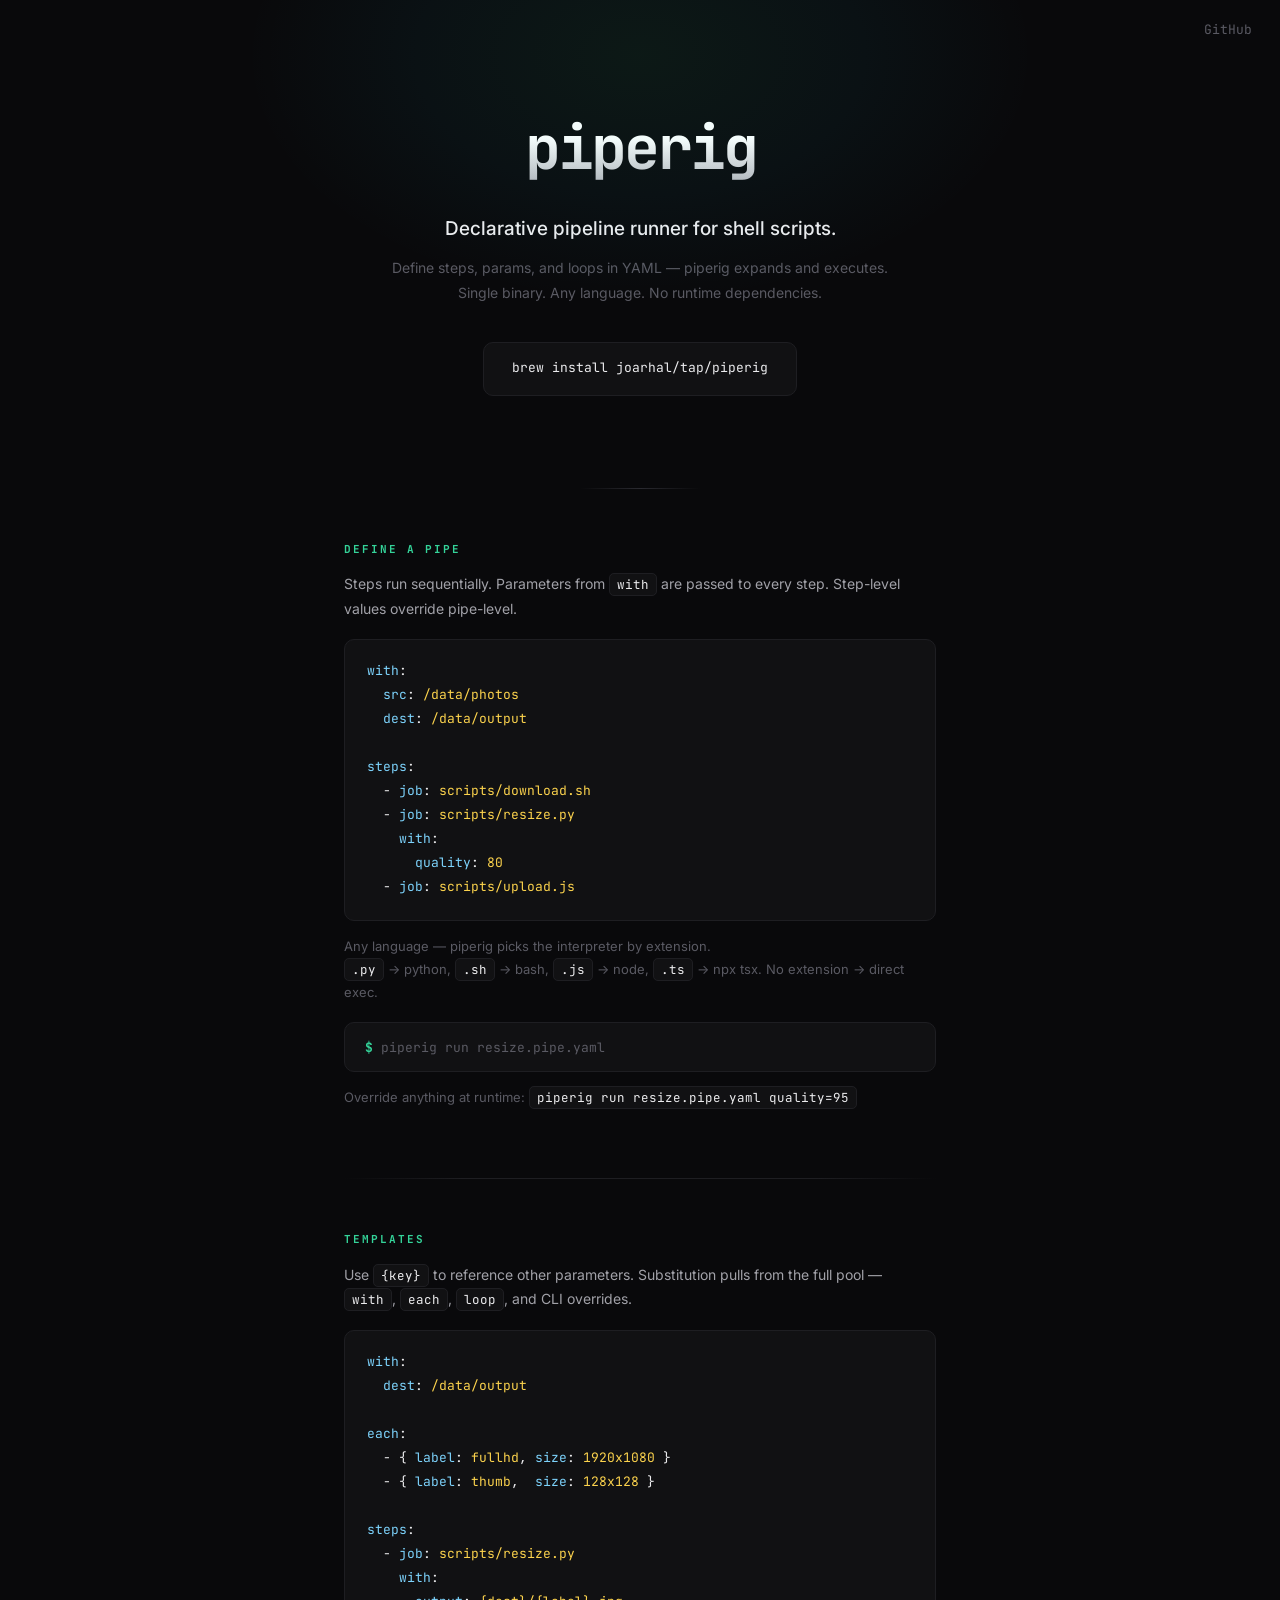
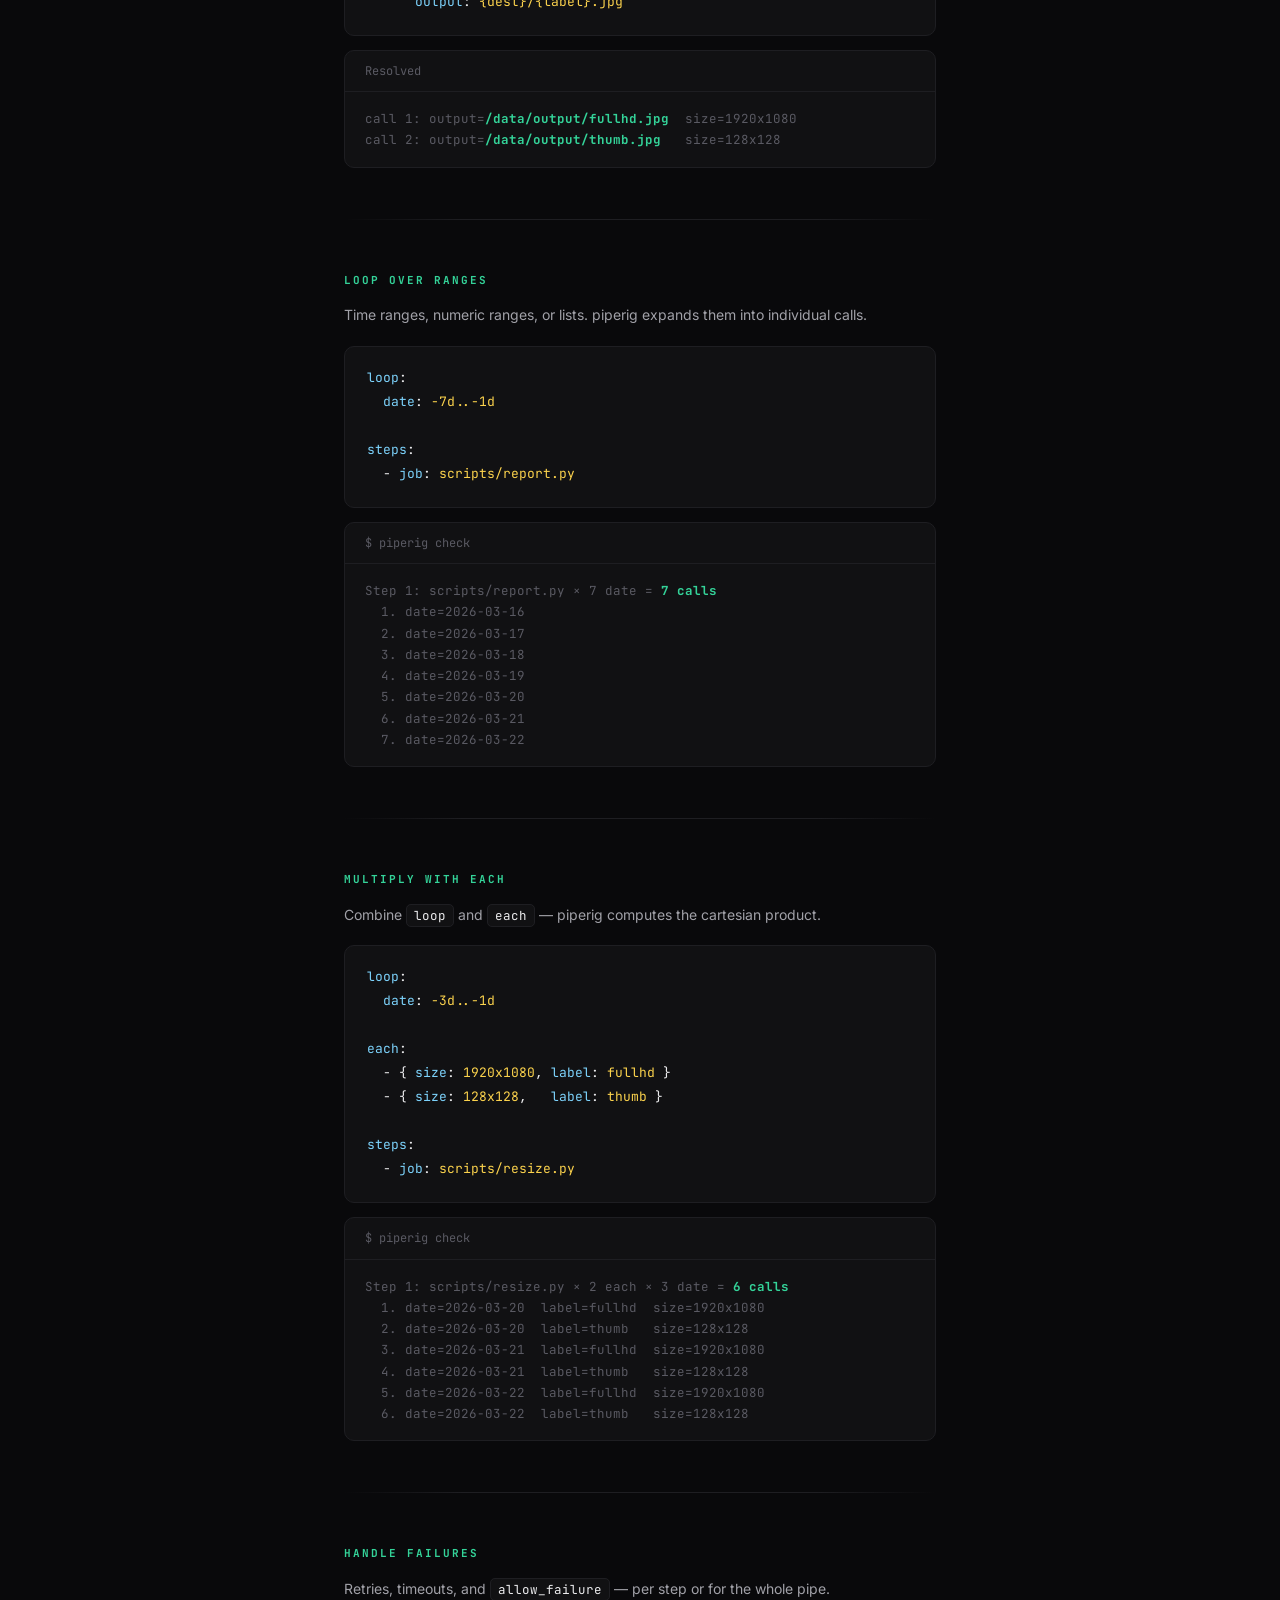
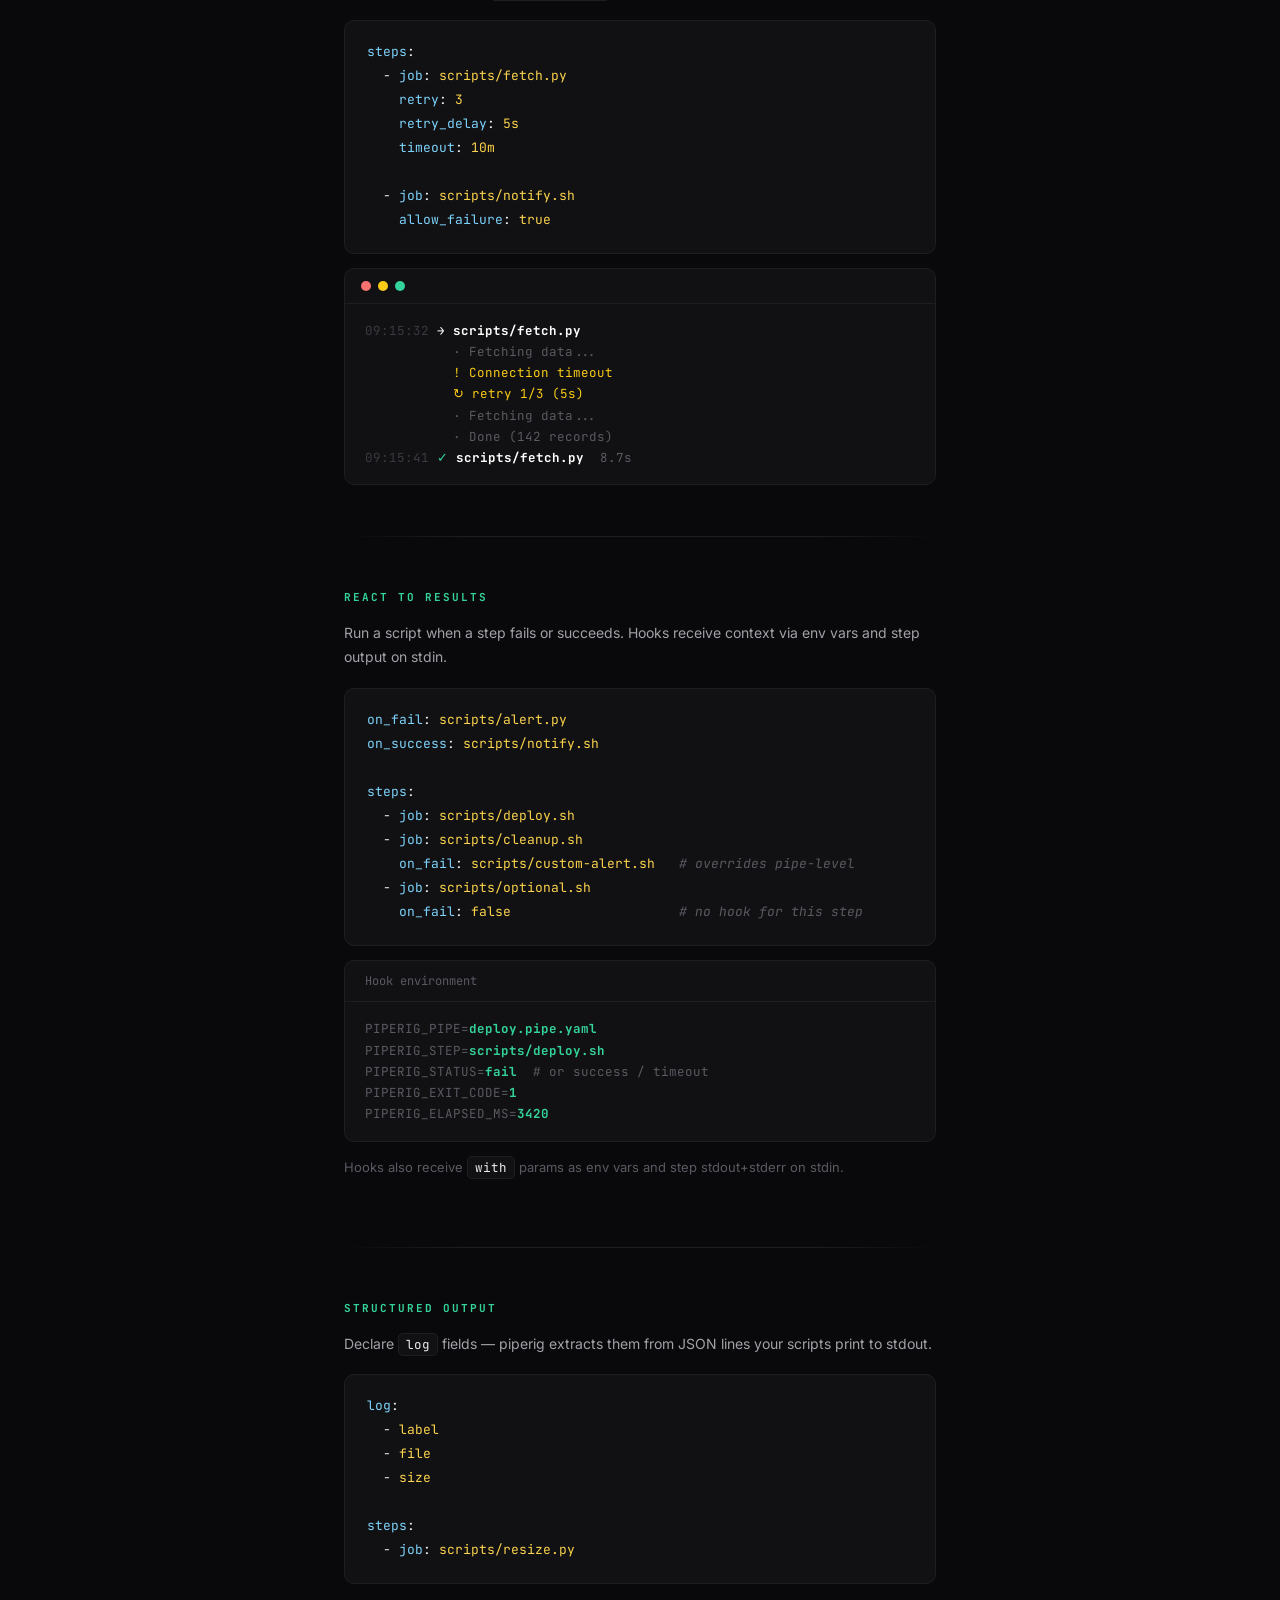
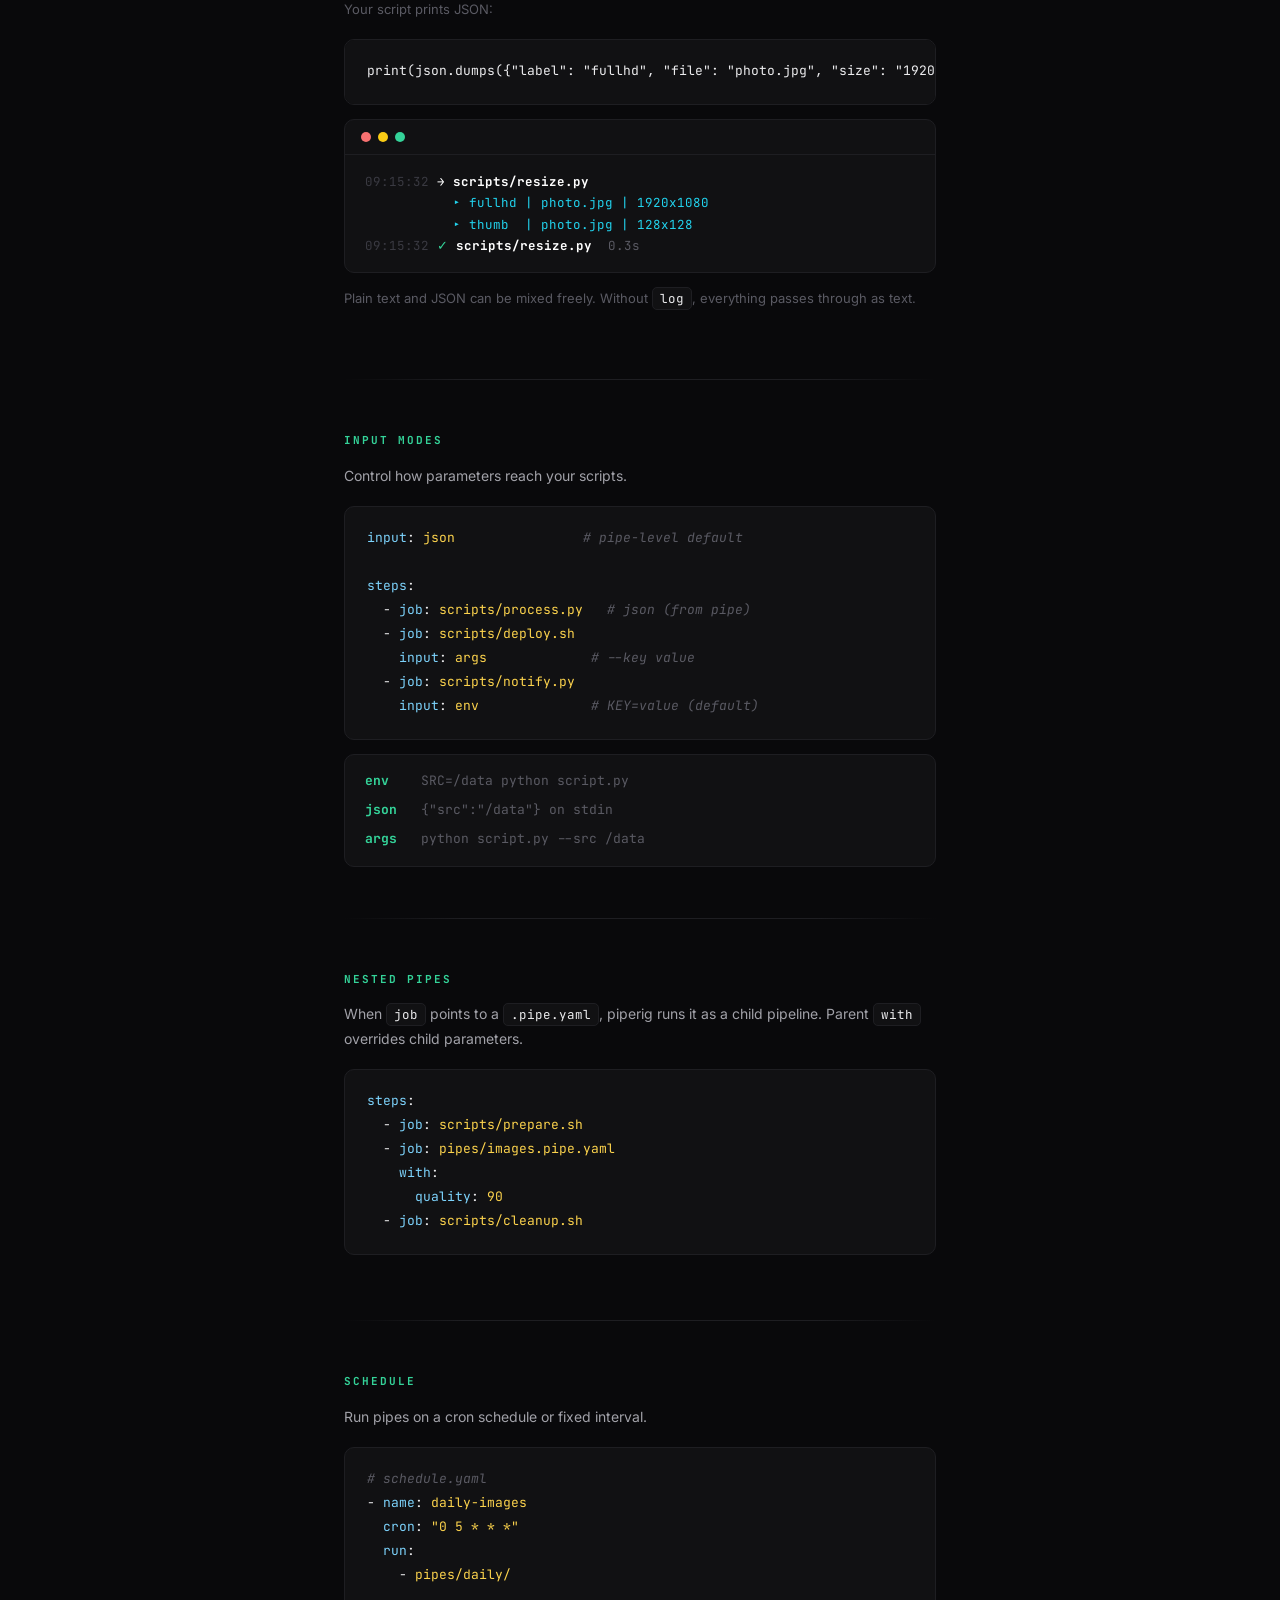
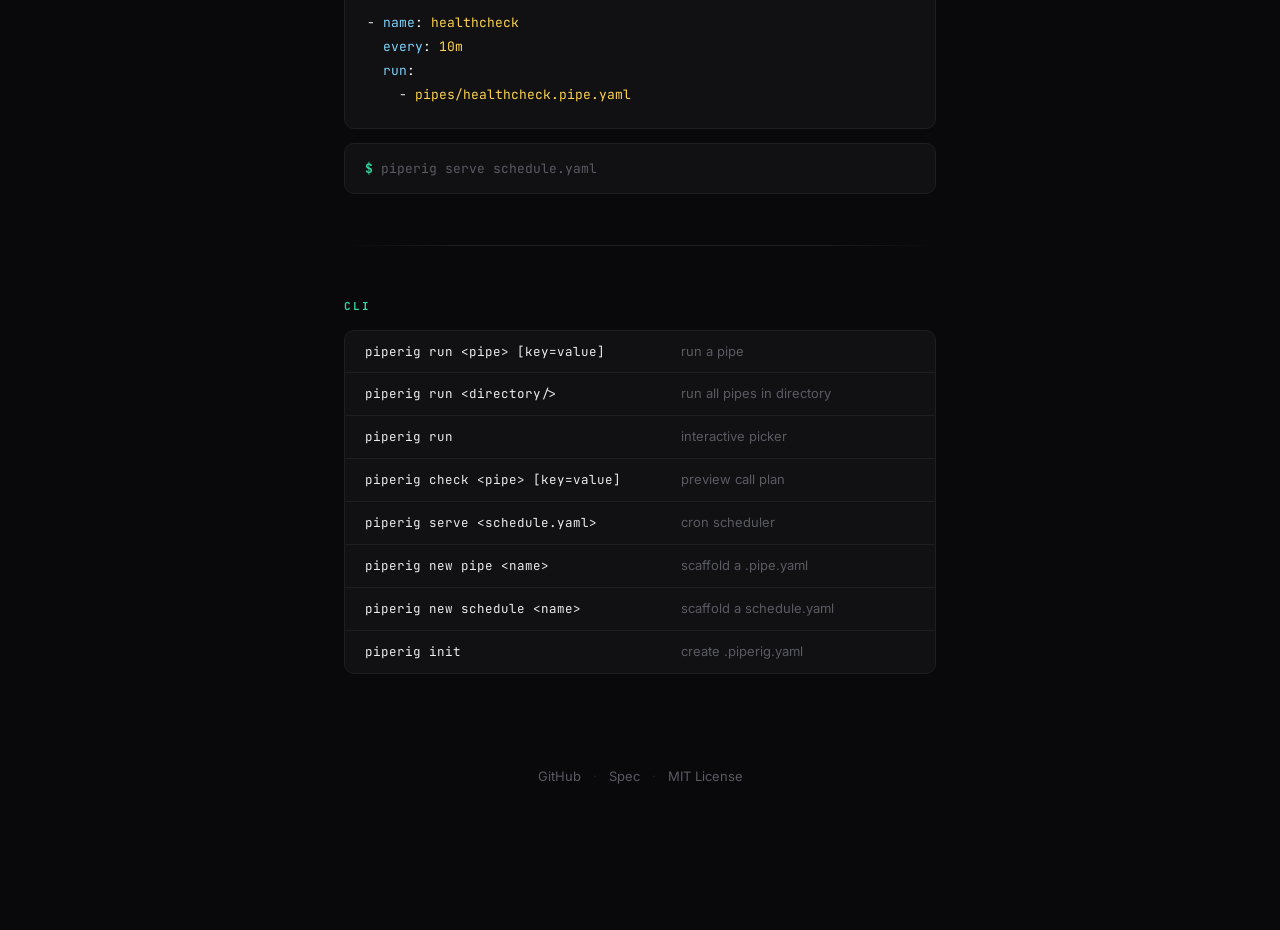
<file: index.html>
<!DOCTYPE html>
<html lang="en">
<head>
<meta charset="utf-8">
<meta name="viewport" content="width=device-width, initial-scale=1">
<title>piperig — declarative pipeline runner</title>
<link rel="stylesheet" href="style.css">
</head>
<body>

<header>
  <a href="https://github.com/joarhal/piperig" class="nav-link">GitHub</a>
  <h1>piperig</h1>
  <p class="subtitle">Declarative pipeline runner for shell scripts.</p>
  <p class="desc">Define steps, params, and loops in YAML — piperig expands and executes.<br>Single binary. Any language. No runtime dependencies.</p>
  <div class="install">
    <pre><code>brew install joarhal/tap/piperig</code></pre>
  </div>
</header>

<main>

<!-- 1: Define a pipe with parameters -->
<section>
  <div class="example-label">Define a pipe</div>
  <p>Steps run sequentially. Parameters from <code>with</code> are passed to every step. Step-level values override pipe-level.</p>
  <pre><code><span class="y-key">with</span>:
  <span class="y-key">src</span>: <span class="y-val">/data/photos</span>
  <span class="y-key">dest</span>: <span class="y-val">/data/output</span>

<span class="y-key">steps</span>:
  - <span class="y-key">job</span>: <span class="y-val">scripts/download.sh</span>
  - <span class="y-key">job</span>: <span class="y-val">scripts/resize.py</span>
    <span class="y-key">with</span>:
      <span class="y-key">quality</span>: <span class="y-val">80</span>
  - <span class="y-key">job</span>: <span class="y-val">scripts/upload.js</span></code></pre>
  <p class="note">Any language — piperig picks the interpreter by extension.<br><code>.py</code> → python, <code>.sh</code> → bash, <code>.js</code> → node, <code>.ts</code> → npx tsx. No extension → direct exec.</p>
  <div class="run-line"><code>piperig run resize.pipe.yaml</code></div>
  <p class="note">Override anything at runtime: <code>piperig run resize.pipe.yaml quality=95</code></p>
</section>

<!-- 2: Templates -->
<section>
  <div class="example-label">Templates</div>
  <p>Use <code>{key}</code> to reference other parameters. Substitution pulls from the full pool — <code>with</code>, <code>each</code>, <code>loop</code>, and CLI overrides.</p>
  <pre><code><span class="y-key">with</span>:
  <span class="y-key">dest</span>: <span class="y-val">/data/output</span>

<span class="y-key">each</span>:
  - { <span class="y-key">label</span>: <span class="y-val">fullhd</span>, <span class="y-key">size</span>: <span class="y-val">1920x1080</span> }
  - { <span class="y-key">label</span>: <span class="y-val">thumb</span>,  <span class="y-key">size</span>: <span class="y-val">128x128</span> }

<span class="y-key">steps</span>:
  - <span class="y-key">job</span>: <span class="y-val">scripts/resize.py</span>
    <span class="y-key">with</span>:
      <span class="y-key">output</span>: <span class="y-val">{dest}/{label}.jpg</span></code></pre>
  <div class="result">
    <div class="result-header">Resolved</div>
    <div class="result-body">call 1: output=<span class="accent">/data/output/fullhd.jpg</span>  size=1920x1080
call 2: output=<span class="accent">/data/output/thumb.jpg</span>   size=128x128</div>
  </div>
</section>

<!-- 3: Loop -->
<section>
  <div class="example-label">Loop over ranges</div>
  <p>Time ranges, numeric ranges, or lists. piperig expands them into individual calls.</p>
  <pre><code><span class="y-key">loop</span>:
  <span class="y-key">date</span>: <span class="y-val">-7d..-1d</span>

<span class="y-key">steps</span>:
  - <span class="y-key">job</span>: <span class="y-val">scripts/report.py</span></code></pre>
  <div class="result">
    <div class="result-header">$ piperig check</div>
    <div class="result-body">Step 1: scripts/report.py × 7 date = <span class="accent">7 calls</span>
  1. date=2026-03-16
  2. date=2026-03-17
  3. date=2026-03-18
  4. date=2026-03-19
  5. date=2026-03-20
  6. date=2026-03-21
  7. date=2026-03-22</div>
  </div>
</section>

<!-- 4: Each + cartesian -->
<section>
  <div class="example-label">Multiply with each</div>
  <p>Combine <code>loop</code> and <code>each</code> — piperig computes the cartesian product.</p>
  <pre><code><span class="y-key">loop</span>:
  <span class="y-key">date</span>: <span class="y-val">-3d..-1d</span>

<span class="y-key">each</span>:
  - { <span class="y-key">size</span>: <span class="y-val">1920x1080</span>, <span class="y-key">label</span>: <span class="y-val">fullhd</span> }
  - { <span class="y-key">size</span>: <span class="y-val">128x128</span>,   <span class="y-key">label</span>: <span class="y-val">thumb</span> }

<span class="y-key">steps</span>:
  - <span class="y-key">job</span>: <span class="y-val">scripts/resize.py</span></code></pre>
  <div class="result">
    <div class="result-header">$ piperig check</div>
    <div class="result-body">Step 1: scripts/resize.py × 2 each × 3 date = <span class="accent">6 calls</span>
  1. date=2026-03-20  label=fullhd  size=1920x1080
  2. date=2026-03-20  label=thumb   size=128x128
  3. date=2026-03-21  label=fullhd  size=1920x1080
  4. date=2026-03-21  label=thumb   size=128x128
  5. date=2026-03-22  label=fullhd  size=1920x1080
  6. date=2026-03-22  label=thumb   size=128x128</div>
  </div>
</section>

<!-- 5: Retry -->
<section>
  <div class="example-label">Handle failures</div>
  <p>Retries, timeouts, and <code>allow_failure</code> — per step or for the whole pipe.</p>
  <pre><code><span class="y-key">steps</span>:
  - <span class="y-key">job</span>: <span class="y-val">scripts/fetch.py</span>
    <span class="y-key">retry</span>: <span class="y-val">3</span>
    <span class="y-key">retry_delay</span>: <span class="y-val">5s</span>
    <span class="y-key">timeout</span>: <span class="y-val">10m</span>

  - <span class="y-key">job</span>: <span class="y-val">scripts/notify.sh</span>
    <span class="y-key">allow_failure</span>: <span class="y-val">true</span></code></pre>
  <div class="terminal">
    <div class="titlebar"><span class="dot red"></span><span class="dot yellow"></span><span class="dot green"></span></div>
    <div class="term-content"><span class="t-ts">09:15:32</span> <span class="t-bold">→ scripts/fetch.py</span>
<span class="t-dim">           · Fetching data...</span>
<span class="t-warn">           ! Connection timeout</span>
<span class="t-warn">           ↻ retry 1/3 (5s)</span>
<span class="t-dim">           · Fetching data...</span>
<span class="t-dim">           · Done (142 records)</span>
<span class="t-ts">09:15:41</span> <span class="t-ok">✓</span> <span class="t-bold">scripts/fetch.py</span>  <span class="t-dim">8.7s</span></div>
  </div>
</section>

<!-- 6: Hooks -->
<section>
  <div class="example-label">React to results</div>
  <p>Run a script when a step fails or succeeds. Hooks receive context via env vars and step output on stdin.</p>
  <pre><code><span class="y-key">on_fail</span>: <span class="y-val">scripts/alert.py</span>
<span class="y-key">on_success</span>: <span class="y-val">scripts/notify.sh</span>

<span class="y-key">steps</span>:
  - <span class="y-key">job</span>: <span class="y-val">scripts/deploy.sh</span>
  - <span class="y-key">job</span>: <span class="y-val">scripts/cleanup.sh</span>
    <span class="y-key">on_fail</span>: <span class="y-val">scripts/custom-alert.sh</span>   <span class="y-comment"># overrides pipe-level</span>
  - <span class="y-key">job</span>: <span class="y-val">scripts/optional.sh</span>
    <span class="y-key">on_fail</span>: <span class="y-val">false</span>                     <span class="y-comment"># no hook for this step</span></code></pre>
  <div class="result">
    <div class="result-header">Hook environment</div>
    <div class="result-body">PIPERIG_PIPE=<span class="accent">deploy.pipe.yaml</span>
PIPERIG_STEP=<span class="accent">scripts/deploy.sh</span>
PIPERIG_STATUS=<span class="accent">fail</span>  <span class="t-dim"># or success / timeout</span>
PIPERIG_EXIT_CODE=<span class="accent">1</span>
PIPERIG_ELAPSED_MS=<span class="accent">3420</span></div>
  </div>
  <p class="note">Hooks also receive <code>with</code> params as env vars and step stdout+stderr on stdin.</p>
</section>

<!-- 7: Structured output -->
<section>
  <div class="example-label">Structured output</div>
  <p>Declare <code>log</code> fields — piperig extracts them from JSON lines your scripts print to stdout.</p>
  <pre><code><span class="y-key">log</span>:
  - <span class="y-val">label</span>
  - <span class="y-val">file</span>
  - <span class="y-val">size</span>

<span class="y-key">steps</span>:
  - <span class="y-key">job</span>: <span class="y-val">scripts/resize.py</span></code></pre>
  <p class="note">Your script prints JSON:</p>
  <pre><code>print(json.dumps({"label": "fullhd", "file": "photo.jpg", "size": "1920x1080"}))</code></pre>
  <div class="terminal">
    <div class="titlebar"><span class="dot red"></span><span class="dot yellow"></span><span class="dot green"></span></div>
    <div class="term-content"><span class="t-ts">09:15:32</span> <span class="t-bold">→ scripts/resize.py</span>
<span class="t-cyan">           ▸ fullhd | photo.jpg | 1920x1080</span>
<span class="t-cyan">           ▸ thumb  | photo.jpg | 128x128</span>
<span class="t-ts">09:15:32</span> <span class="t-ok">✓</span> <span class="t-bold">scripts/resize.py</span>  <span class="t-dim">0.3s</span></div>
  </div>
  <p class="note">Plain text and JSON can be mixed freely. Without <code>log</code>, everything passes through as text.</p>
</section>

<!-- 8: Input modes -->
<section>
  <div class="example-label">Input modes</div>
  <p>Control how parameters reach your scripts.</p>
  <pre><code><span class="y-key">input</span>: <span class="y-val">json</span>                <span class="y-comment"># pipe-level default</span>

<span class="y-key">steps</span>:
  - <span class="y-key">job</span>: <span class="y-val">scripts/process.py</span>   <span class="y-comment"># json (from pipe)</span>
  - <span class="y-key">job</span>: <span class="y-val">scripts/deploy.sh</span>
    <span class="y-key">input</span>: <span class="y-val">args</span>             <span class="y-comment"># --key value</span>
  - <span class="y-key">job</span>: <span class="y-val">scripts/notify.py</span>
    <span class="y-key">input</span>: <span class="y-val">env</span>              <span class="y-comment"># KEY=value (default)</span></code></pre>
  <div class="modes">
    <div class="mode"><span class="mode-name">env</span><span class="mode-desc">SRC=/data python script.py</span></div>
    <div class="mode"><span class="mode-name">json</span><span class="mode-desc">{"src":"/data"} on stdin</span></div>
    <div class="mode"><span class="mode-name">args</span><span class="mode-desc">python script.py --src /data</span></div>
  </div>
</section>

<!-- 9: Nested pipes -->
<section>
  <div class="example-label">Nested pipes</div>
  <p>When <code>job</code> points to a <code>.pipe.yaml</code>, piperig runs it as a child pipeline. Parent <code>with</code> overrides child parameters.</p>
  <pre><code><span class="y-key">steps</span>:
  - <span class="y-key">job</span>: <span class="y-val">scripts/prepare.sh</span>
  - <span class="y-key">job</span>: <span class="y-val">pipes/images.pipe.yaml</span>
    <span class="y-key">with</span>:
      <span class="y-key">quality</span>: <span class="y-val">90</span>
  - <span class="y-key">job</span>: <span class="y-val">scripts/cleanup.sh</span></code></pre>
</section>

<!-- 10: Scheduling -->
<section>
  <div class="example-label">Schedule</div>
  <p>Run pipes on a cron schedule or fixed interval.</p>
  <pre><code><span class="y-comment"># schedule.yaml</span>
- <span class="y-key">name</span>: <span class="y-val">daily-images</span>
  <span class="y-key">cron</span>: <span class="y-val">"0 5 * * *"</span>
  <span class="y-key">run</span>:
    - <span class="y-val">pipes/daily/</span>

- <span class="y-key">name</span>: <span class="y-val">healthcheck</span>
  <span class="y-key">every</span>: <span class="y-val">10m</span>
  <span class="y-key">run</span>:
    - <span class="y-val">pipes/healthcheck.pipe.yaml</span></code></pre>
  <div class="run-line"><code>piperig serve schedule.yaml</code></div>
</section>

<!-- 11: CLI -->
<section>
  <div class="example-label">CLI</div>
  <div class="cli-list">
    <div class="cli-row"><code>piperig run &lt;pipe&gt; [key=value]</code><span>run a pipe</span></div>
    <div class="cli-row"><code>piperig run &lt;directory/&gt;</code><span>run all pipes in directory</span></div>
    <div class="cli-row"><code>piperig run</code><span>interactive picker</span></div>
    <div class="cli-row"><code>piperig check &lt;pipe&gt; [key=value]</code><span>preview call plan</span></div>
    <div class="cli-row"><code>piperig serve &lt;schedule.yaml&gt;</code><span>cron scheduler</span></div>
    <div class="cli-row"><code>piperig new pipe &lt;name&gt;</code><span>scaffold a .pipe.yaml</span></div>
    <div class="cli-row"><code>piperig new schedule &lt;name&gt;</code><span>scaffold a schedule.yaml</span></div>
    <div class="cli-row"><code>piperig init</code><span>create .piperig.yaml</span></div>
  </div>
</section>

</main>

<footer>
  <a href="https://github.com/joarhal/piperig">GitHub</a>
  <span class="sep">·</span>
  <a href="https://github.com/joarhal/piperig/blob/main/docs/SPEC.md">Spec</a>
  <span class="sep">·</span>
  <span>MIT License</span>
</footer>

</body>
</html>
</file>
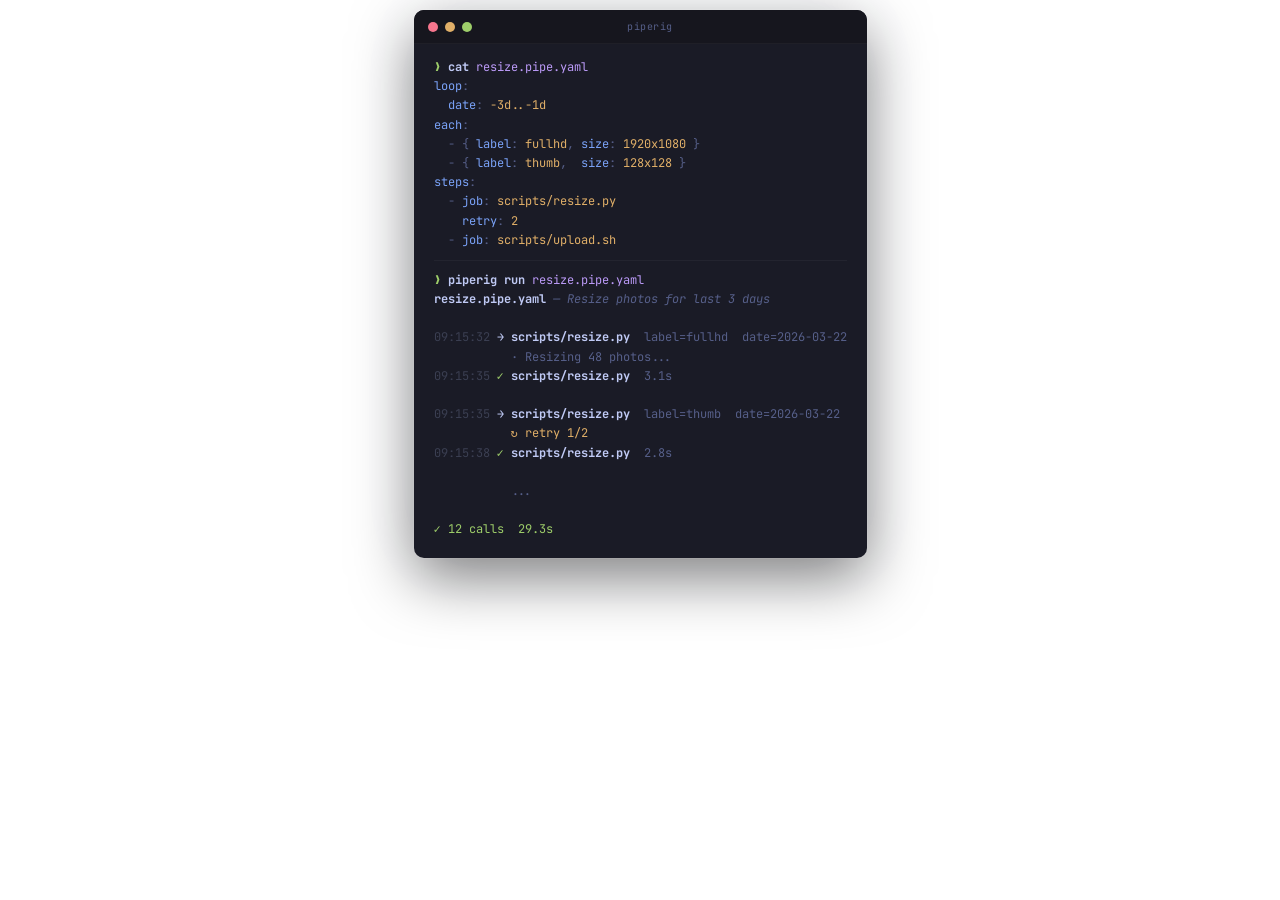
<file: assets/terminals/banner.html>
<!DOCTYPE html>
<html>
<head>
<meta charset="utf-8">
<style>
  @import url('https://fonts.googleapis.com/css2?family=JetBrains+Mono:ital,wght@0,400;0,700;1,400&display=swap');

  * { margin: 0; padding: 0; box-sizing: border-box; }

  body {
    background: transparent;
    display: flex;
    align-items: center;
    justify-content: center;
    padding: 10px;
    font-family: 'JetBrains Mono', monospace;
  }

  .window {
    background: #1a1b26;
    border-radius: 10px;
    display: inline-block;
    overflow: hidden;
    box-shadow:
      0 0 0 1px rgba(255,255,255,0.06),
      0 20px 60px rgba(0,0,0,0.5),
      0 0 80px rgba(122,162,247,0.03);
  }

  .titlebar {
    background: #16161e;
    padding: 10px 14px;
    display: flex;
    align-items: center;
    gap: 7px;
    border-bottom: 1px solid rgba(255,255,255,0.04);
  }

  .dot { width: 10px; height: 10px; border-radius: 50%; }
  .dot-r { background: #f7768e; }
  .dot-y { background: #e0af68; }
  .dot-g { background: #9ece6a; }

  .titlebar-text {
    flex: 1;
    text-align: center;
    font-size: 10px;
    color: #565f89;
    letter-spacing: 0.5px;
    margin-right: 31px;
  }

  .body {
    padding: 14px 20px 18px;
    font-size: 12px;
    line-height: 1.6;
    white-space: pre;
  }

  .ps { color: #9ece6a; }
  .cmd { color: #c0caf5; font-weight: 700; }
  .path { color: #bb9af7; }

  .yk { color: #7aa2f7; }
  .yv { color: #e0af68; }
  .yp { color: #565f89; }

  .ts { color: #3b3f52; }
  .arrow { color: #c0caf5; font-weight: 700; }
  .job { color: #c0caf5; font-weight: 700; }
  .param { color: #565f89; }
  .txt { color: #565f89; }
  .ok { color: #9ece6a; }
  .warn { color: #e0af68; }
  .dur { color: #565f89; }
  .pipe-desc { color: #565f89; font-style: italic; }

  .sep {
    display: block;
    height: 1px;
    background: rgba(255,255,255,0.04);
    margin: 10px 0;
  }
</style>
</head>
<body>
  <div class="window">
    <div class="titlebar">
      <span class="dot dot-r"></span>
      <span class="dot dot-y"></span>
      <span class="dot dot-g"></span>
      <span class="titlebar-text">piperig</span>
    </div>
<div class="body"><span class="ps">❯</span> <span class="cmd">cat</span> <span class="path">resize.pipe.yaml</span>
<span class="yk">loop</span><span class="yp">:</span>
  <span class="yk">date</span><span class="yp">:</span> <span class="yv">-3d..-1d</span>
<span class="yk">each</span><span class="yp">:</span>
  <span class="yp">- {</span> <span class="yk">label</span><span class="yp">:</span> <span class="yv">fullhd</span><span class="yp">,</span> <span class="yk">size</span><span class="yp">:</span> <span class="yv">1920x1080</span> <span class="yp">}</span>
  <span class="yp">- {</span> <span class="yk">label</span><span class="yp">:</span> <span class="yv">thumb</span><span class="yp">,</span>  <span class="yk">size</span><span class="yp">:</span> <span class="yv">128x128</span> <span class="yp">}</span>
<span class="yk">steps</span><span class="yp">:</span>
  <span class="yp">-</span> <span class="yk">job</span><span class="yp">:</span> <span class="yv">scripts/resize.py</span>
    <span class="yk">retry</span><span class="yp">:</span> <span class="yv">2</span>
  <span class="yp">-</span> <span class="yk">job</span><span class="yp">:</span> <span class="yv">scripts/upload.sh</span>
<span class="sep"></span><span class="ps">❯</span> <span class="cmd">piperig run</span> <span class="path">resize.pipe.yaml</span>
<span class="job">resize.pipe.yaml</span> <span class="pipe-desc">— Resize photos for last 3 days</span>

<span class="ts">09:15:32</span> <span class="arrow">→</span> <span class="job">scripts/resize.py</span>  <span class="param">label=fullhd  date=2026-03-22</span>
<span class="txt">           · Resizing 48 photos...</span>
<span class="ts">09:15:35</span> <span class="ok">✓</span> <span class="job">scripts/resize.py</span>  <span class="dur">3.1s</span>

<span class="ts">09:15:35</span> <span class="arrow">→</span> <span class="job">scripts/resize.py</span>  <span class="param">label=thumb  date=2026-03-22</span>
<span class="warn">           ↻ retry 1/2</span>
<span class="ts">09:15:38</span> <span class="ok">✓</span> <span class="job">scripts/resize.py</span>  <span class="dur">2.8s</span>

<span class="txt">           ...</span>

<span class="ok">✓ 12 calls  29.3s</span></div>
  </div>
</body>
</html>
</file>
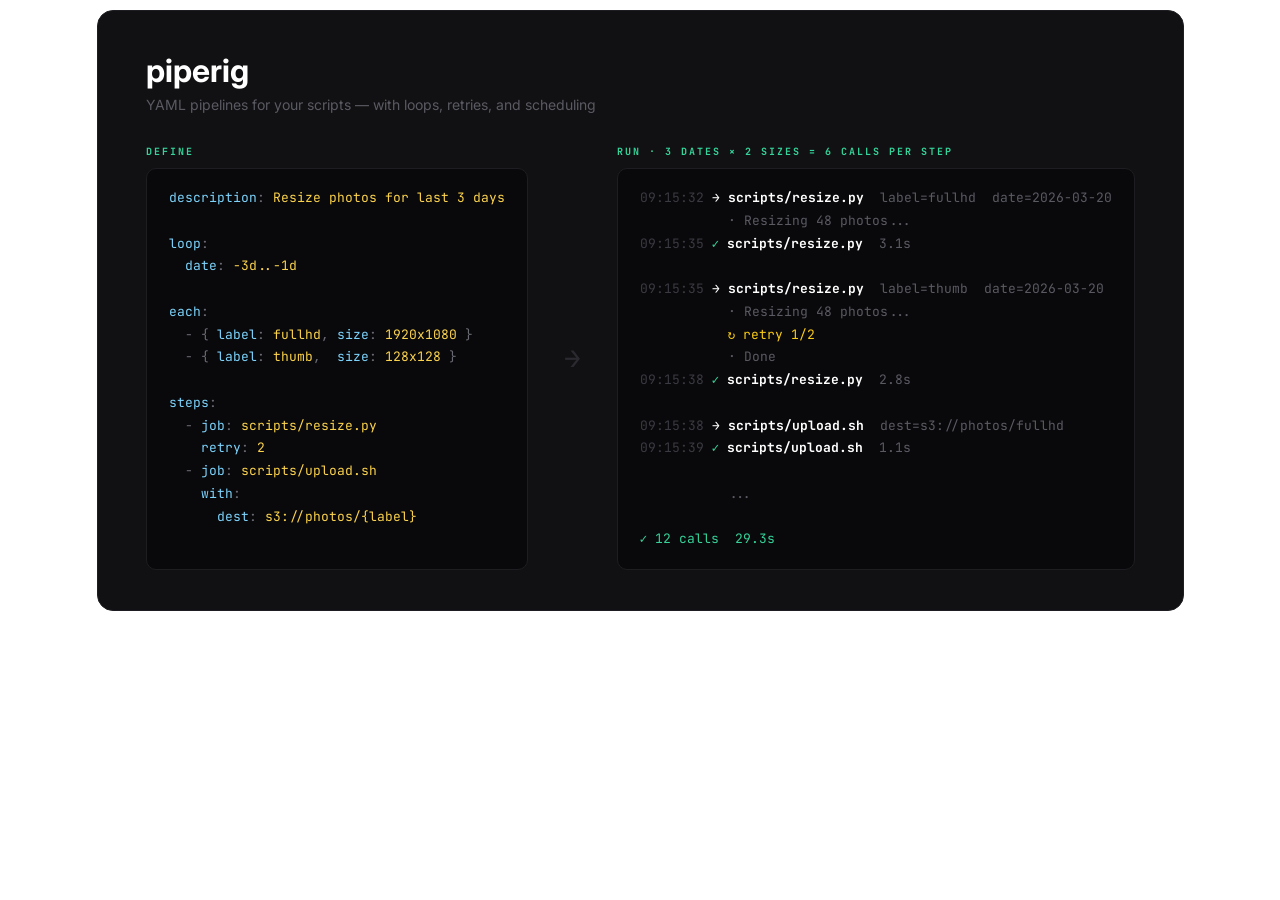
<file: assets/terminals/promo.html>
<!DOCTYPE html>
<html>
<head>
<meta charset="utf-8">
<style>
  @import url('https://fonts.googleapis.com/css2?family=JetBrains+Mono:wght@400;700&family=Inter:wght@500;700&display=swap');

  * { margin: 0; padding: 0; box-sizing: border-box; }

  body {
    background: transparent;
    display: flex;
    align-items: center;
    justify-content: center;
    padding: 10px;
    font-family: 'JetBrains Mono', monospace;
  }

  .card {
    background: #111113;
    border-radius: 16px;
    border: 1px solid #1e1e22;
    display: inline-block;
    padding: 40px 48px;
  }

  .title {
    font-family: 'Inter', sans-serif;
    font-size: 32px;
    font-weight: 700;
    color: #fff;
    margin-bottom: 6px;
  }

  .subtitle {
    font-family: 'Inter', sans-serif;
    font-size: 14px;
    color: #5a5a63;
    margin-bottom: 32px;
  }

  .columns {
    display: flex;
    gap: 36px;
    align-items: stretch;
  }

  .col {
    display: flex;
    flex-direction: column;
  }

  .col-label {
    font-size: 10px;
    font-weight: 700;
    text-transform: uppercase;
    letter-spacing: 2px;
    color: #34d399;
    margin-bottom: 10px;
  }

  .yaml, .output {
    background: #09090b;
    border: 1px solid #1e1e22;
    border-radius: 10px;
    padding: 18px 22px;
    font-size: 13px;
    line-height: 1.75;
    white-space: pre;
    flex: 1;
    color: #6b6b75;
  }

  .y-key { color: #7dd3fc; }
  .y-val { color: #fcd34d; }
  .y-comment { color: #3a3a42; font-style: italic; }

  .arrow-col {
    display: flex;
    align-items: center;
    font-size: 28px;
    color: #2a2a30;
  }

  .t-dim { color: #5a5a63; }
  .t-ts { color: #3a3a42; }
  .t-bold { color: #fff; font-weight: 700; }
  .t-ok { color: #34d399; }
  .t-warn { color: #facc15; }
  .t-cyan { color: #22d3ee; }
</style>
</head>
<body>
  <div class="card">
    <div class="title">piperig</div>
    <div class="subtitle">YAML pipelines for your scripts — with loops, retries, and scheduling</div>

    <div class="columns">
      <div class="col">
        <div class="col-label">Define</div>
<div class="yaml"><span class="y-key">description</span>: <span class="y-val">Resize photos for last 3 days</span>

<span class="y-key">loop</span>:
  <span class="y-key">date</span>: <span class="y-val">-3d..-1d</span>

<span class="y-key">each</span>:
  - { <span class="y-key">label</span>: <span class="y-val">fullhd</span>, <span class="y-key">size</span>: <span class="y-val">1920x1080</span> }
  - { <span class="y-key">label</span>: <span class="y-val">thumb</span>,  <span class="y-key">size</span>: <span class="y-val">128x128</span> }

<span class="y-key">steps</span>:
  - <span class="y-key">job</span>: <span class="y-val">scripts/resize.py</span>
    <span class="y-key">retry</span>: <span class="y-val">2</span>
  - <span class="y-key">job</span>: <span class="y-val">scripts/upload.sh</span>
    <span class="y-key">with</span>:
      <span class="y-key">dest</span>: <span class="y-val">s3://photos/{label}</span></div>
      </div>

      <div class="arrow-col">→</div>

      <div class="col">
        <div class="col-label">Run · 3 dates × 2 sizes = 6 calls per step</div>
<div class="output"><span class="t-ts">09:15:32</span> <span class="t-bold">→ scripts/resize.py</span>  <span class="t-dim">label=fullhd  date=2026-03-20</span>
<span class="t-dim">           · Resizing 48 photos...</span>
<span class="t-ts">09:15:35</span> <span class="t-ok">✓</span> <span class="t-bold">scripts/resize.py</span>  <span class="t-dim">3.1s</span>

<span class="t-ts">09:15:35</span> <span class="t-bold">→ scripts/resize.py</span>  <span class="t-dim">label=thumb  date=2026-03-20</span>
<span class="t-dim">           · Resizing 48 photos...</span>
<span class="t-warn">           ↻ retry 1/2</span>
<span class="t-dim">           · Done</span>
<span class="t-ts">09:15:38</span> <span class="t-ok">✓</span> <span class="t-bold">scripts/resize.py</span>  <span class="t-dim">2.8s</span>

<span class="t-ts">09:15:38</span> <span class="t-bold">→ scripts/upload.sh</span>  <span class="t-dim">dest=s3://photos/fullhd</span>
<span class="t-ts">09:15:39</span> <span class="t-ok">✓</span> <span class="t-bold">scripts/upload.sh</span>  <span class="t-dim">1.1s</span>

<span class="t-dim">           ...</span>

<span class="t-ok">✓ 12 calls  29.3s</span></div>
      </div>
    </div>
  </div>
</body>
</html>
</file>
<file: style.css>
@import url('https://fonts.googleapis.com/css2?family=JetBrains+Mono:wght@400;700&family=Inter:wght@400;500;600&display=swap');

:root {
  --bg: #09090b;
  --surface: #111113;
  --surface-hover: #18181b;
  --border: #1e1e22;
  --border-light: #2a2a30;
  --text: #ececee;
  --text-secondary: #a1a1a8;
  --text-dim: #5a5a63;
  --accent: #34d399;
  --accent-glow: rgba(52, 211, 153, 0.08);
  --blue: #7dd3fc;
  --amber: #fcd34d;
  --yellow: #facc15;
  --red: #f87171;
  --cyan: #22d3ee;
  --mono: 'JetBrains Mono', monospace;
  --sans: 'Inter', system-ui, -apple-system, sans-serif;
}

* { margin: 0; padding: 0; box-sizing: border-box; }

html {
  -webkit-font-smoothing: antialiased;
  -moz-osx-font-smoothing: grayscale;
}

body {
  background: var(--bg);
  color: var(--text);
  font-family: var(--sans);
  font-size: 15px;
  line-height: 1.6;
}

/* Header */
header {
  text-align: center;
  padding: 100px 24px 72px;
  position: relative;
  overflow: hidden;
}

.nav-link {
  position: absolute;
  top: 20px;
  right: 28px;
  font-family: var(--mono);
  font-size: 13px;
  color: var(--text-dim);
  text-decoration: none;
  transition: color 0.15s;
  z-index: 1;
}

.nav-link:hover {
  color: var(--accent);
}

header::before {
  content: '';
  position: absolute;
  top: -40%;
  left: 50%;
  transform: translateX(-50%);
  width: 800px;
  height: 500px;
  background: radial-gradient(ellipse at center, rgba(52, 211, 153, 0.08) 0%, rgba(34, 211, 238, 0.04) 40%, transparent 70%);
  pointer-events: none;
}

header::after {
  content: '';
  position: absolute;
  bottom: 0;
  left: 50%;
  transform: translateX(-50%);
  width: 120px;
  height: 1px;
  background: linear-gradient(90deg, transparent, var(--border-light), transparent);
}

h1 {
  font-family: var(--mono);
  font-size: 60px;
  font-weight: 700;
  letter-spacing: -3px;
  color: #fff;
  margin-bottom: 16px;
  background: linear-gradient(180deg, #fff 40%, var(--text-secondary) 100%);
  -webkit-background-clip: text;
  -webkit-text-fill-color: transparent;
}

.subtitle {
  font-size: 19px;
  font-weight: 500;
  color: var(--text);
  margin-bottom: 10px;
}

.desc {
  color: var(--text-dim);
  font-size: 14px;
  line-height: 1.8;
  margin-bottom: 36px;
}

.install pre {
  display: inline-block;
  background: var(--surface);
  border: 1px solid var(--border);
  border-radius: 10px;
  padding: 14px 28px;
  transition: border-color 0.2s;
}

.install pre:hover {
  border-color: var(--border-light);
}

/* Main */
main {
  max-width: 640px;
  margin: 0 auto;
  padding: 0 24px;
}

/* Sections */
section {
  padding: 52px 0;
  position: relative;
}

section::after {
  content: '';
  position: absolute;
  bottom: 0;
  left: 0;
  right: 0;
  height: 1px;
  background: linear-gradient(90deg, transparent, var(--border) 20%, var(--border) 80%, transparent);
}

section:last-child::after {
  display: none;
}

.example-label {
  font-family: var(--mono);
  font-size: 11px;
  font-weight: 700;
  text-transform: uppercase;
  letter-spacing: 2px;
  color: var(--accent);
  margin-bottom: 14px;
}

p {
  color: var(--text-secondary);
  margin-bottom: 18px;
  font-size: 14px;
  line-height: 1.75;
}

p code {
  font-family: var(--mono);
  font-size: 12.5px;
  background: var(--surface);
  border: 1px solid var(--border);
  padding: 2px 7px;
  border-radius: 5px;
  color: var(--text);
}

.note {
  font-size: 13px;
  color: var(--text-dim);
  margin-top: 14px;
}

/* Code blocks */
pre {
  background: var(--surface);
  border: 1px solid var(--border);
  border-radius: 10px;
  padding: 20px 22px;
  overflow-x: auto;
  margin-bottom: 14px;
}

code {
  font-family: var(--mono);
  font-size: 13px;
  line-height: 1.75;
  color: var(--text);
}

/* YAML syntax */
.y-key { color: var(--blue); }
.y-val { color: var(--amber); }
.y-comment { color: var(--text-dim); font-style: italic; }

/* Run line */
.run-line {
  background: var(--surface);
  border: 1px solid var(--border);
  border-radius: 10px;
  padding: 12px 20px;
  margin-top: 10px;
}

.run-line code {
  color: var(--text-dim);
  font-size: 13px;
}

.run-line code::before {
  content: '$ ';
  color: var(--accent);
  font-weight: 700;
}

/* Result block */
.result {
  background: var(--surface);
  border: 1px solid var(--border);
  border-radius: 10px;
  overflow: hidden;
  margin-top: 10px;
  font-family: var(--mono);
  font-size: 12.5px;
  line-height: 1.7;
}

.result-header {
  padding: 10px 20px;
  color: var(--text-dim);
  font-family: var(--mono);
  font-size: 12px;
  border-bottom: 1px solid var(--border);
}

.result-body {
  padding: 16px 20px;
  white-space: pre;
  overflow-x: auto;
  color: var(--text-dim);
}

.accent { color: var(--accent); font-weight: 700; }

/* Terminal block */
.terminal {
  background: var(--surface);
  border: 1px solid var(--border);
  border-radius: 10px;
  overflow: hidden;
  margin-top: 10px;
}

.titlebar {
  padding: 12px 16px;
  display: flex;
  gap: 7px;
  border-bottom: 1px solid var(--border);
}

.dot {
  width: 10px;
  height: 10px;
  border-radius: 50%;
  display: inline-block;
}
.dot.red { background: var(--red); }
.dot.yellow { background: var(--yellow); }
.dot.green { background: var(--accent); }

.term-content {
  padding: 16px 20px;
  font-family: var(--mono);
  font-size: 12.5px;
  line-height: 1.7;
  white-space: pre;
  overflow-x: auto;
}

.t-cmd { color: #fff; font-weight: 700; }
.t-bold { color: #fff; font-weight: 700; }
.t-dim { color: var(--text-dim); }
.t-ts { color: #3a3a42; }
.t-ok { color: var(--accent); }
.t-warn { color: var(--yellow); }
.t-fail { color: var(--red); }
.t-cyan { color: var(--cyan); }

/* Input modes */
.modes {
  margin-top: 14px;
  display: flex;
  flex-direction: column;
  gap: 8px;
  background: var(--surface);
  border: 1px solid var(--border);
  border-radius: 10px;
  padding: 16px 20px;
}

.mode {
  display: flex;
  align-items: baseline;
  gap: 16px;
  font-family: var(--mono);
  font-size: 13px;
}

.mode-name {
  color: var(--accent);
  font-weight: 700;
  min-width: 40px;
}

.mode-desc {
  color: var(--text-dim);
}

/* CLI list */
.cli-list {
  display: flex;
  flex-direction: column;
  gap: 0;
  background: var(--surface);
  border: 1px solid var(--border);
  border-radius: 10px;
  overflow: hidden;
}

.cli-row {
  display: flex;
  align-items: baseline;
  gap: 16px;
  padding: 10px 20px;
  font-size: 13px;
  border-bottom: 1px solid var(--border);
}

.cli-row:last-child {
  border-bottom: none;
}

.cli-row:hover {
  background: var(--surface-hover);
}

.cli-row code {
  font-family: var(--mono);
  color: var(--text);
  white-space: nowrap;
  min-width: 300px;
  font-size: 12.5px;
}

.cli-row span {
  color: var(--text-dim);
  font-size: 13px;
}

/* Footer */
footer {
  max-width: 640px;
  margin: 0 auto;
  padding: 40px 24px 80px;
  text-align: center;
  color: var(--text-dim);
  font-size: 13px;
  display: flex;
  justify-content: center;
  gap: 12px;
}

footer a {
  color: var(--text-dim);
  text-decoration: none;
  transition: color 0.15s;
}

footer a:hover {
  color: var(--accent);
}

.sep { color: var(--border); }

/* Selection */
::selection {
  background: var(--accent);
  color: var(--bg);
}

/* Scrollbar */
::-webkit-scrollbar {
  height: 6px;
}

::-webkit-scrollbar-track {
  background: transparent;
}

::-webkit-scrollbar-thumb {
  background: var(--border);
  border-radius: 3px;
}

/* Mobile */
@media (max-width: 600px) {
  h1 { font-size: 44px; letter-spacing: -2px; }
  header { padding: 64px 24px 48px; }
  section { padding: 36px 0; }
  .cli-row { flex-direction: column; gap: 4px; }
  .cli-row code { min-width: auto; }
}
</file>
